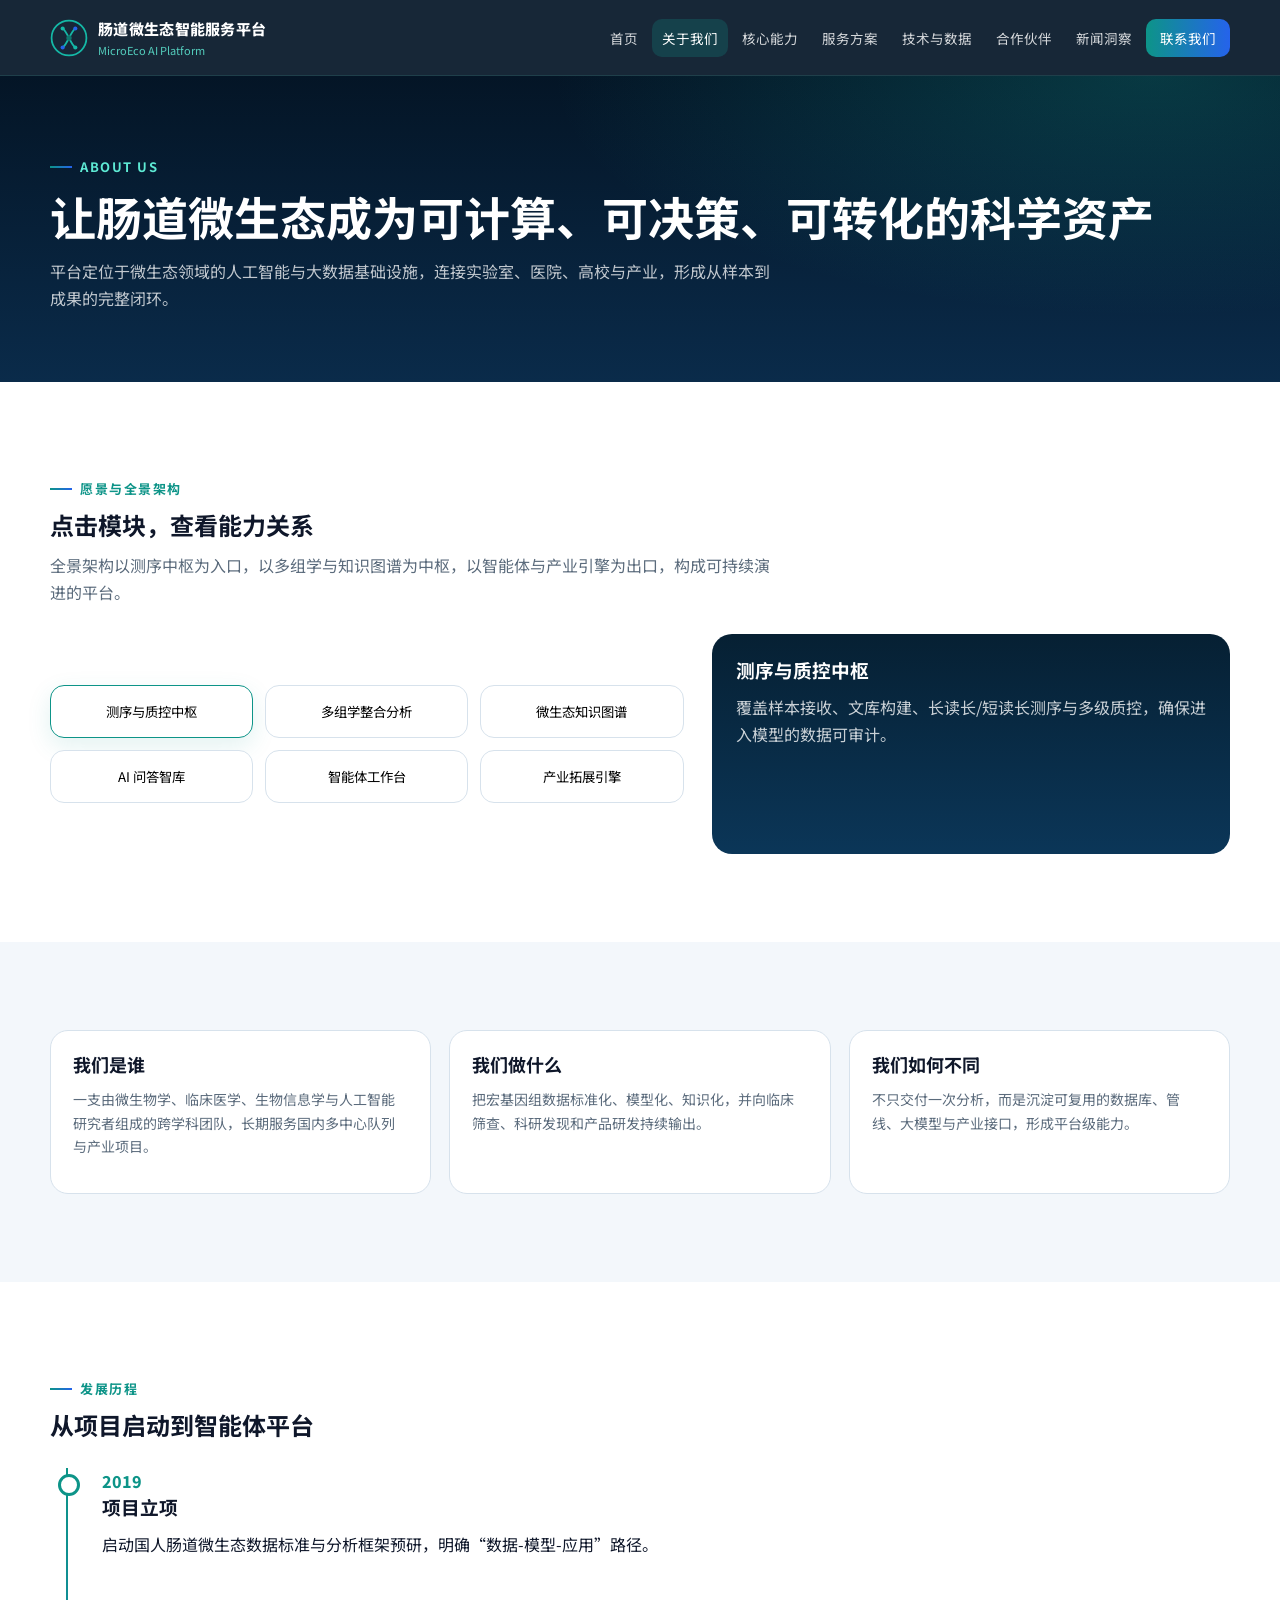
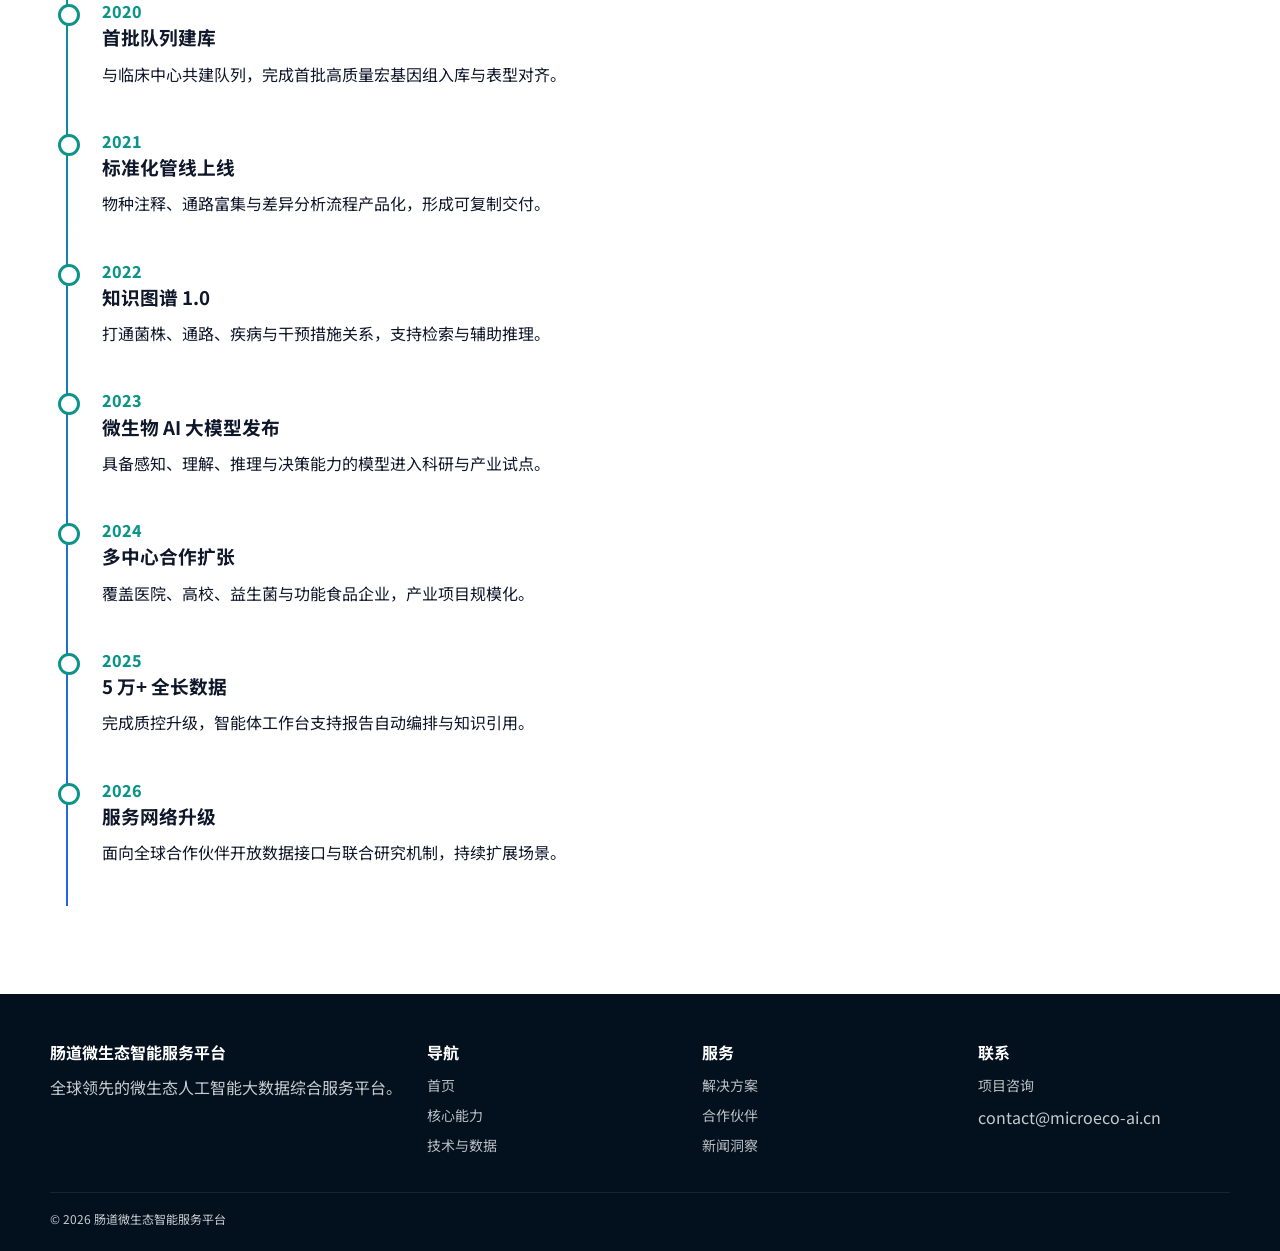
<file: about.html>
<!DOCTYPE html>
<html lang="zh-CN">
<head>
  <meta charset="UTF-8">
  <meta name="viewport" content="width=device-width, initial-scale=1.0">
  <title>关于我们 | 肠道微生态智能服务平台</title>
  <link rel="icon" href="assets/logo.svg">
  <link rel="preconnect" href="https://fonts.googleapis.com">
  <link href="https://fonts.googleapis.com/css2?family=Noto+Sans+SC:wght@400;500;700;800&display=swap" rel="stylesheet">
  <link rel="stylesheet" href="css/style.css">
</head>
<body data-page="about">
  <header class="site-header">
    <div class="container nav">
      <a class="brand" href="index.html">
        <img src="assets/logo.svg" alt="平台标识">
        <span>
          <div class="brand-name">肠道微生态智能服务平台</div>
          <div class="brand-sub">MicroEco AI Platform</div>
        </span>
      </a>
      <button class="nav-toggle" aria-label="打开菜单"><span></span><span></span><span></span></button>
      <nav class="nav-links">
        <a href="index.html" data-page="home">首页</a>
        <a href="about.html" data-page="about">关于我们</a>
        <a href="capabilities.html" data-page="capabilities">核心能力</a>
        <a href="services.html" data-page="services">服务方案</a>
        <a href="technology.html" data-page="technology">技术与数据</a>
        <a href="partnerships.html" data-page="partnerships">合作伙伴</a>
        <a href="news.html" data-page="news">新闻洞察</a>
        <a href="contact.html" data-page="contact" class="nav-cta">联系我们</a>
      </nav>
    </div>
  </header>

  <section class="page-hero">
    <div class="container">
      <div class="eyebrow" style="color:#5eead4">About Us</div>
      <h1>让肠道微生态成为可计算、可决策、可转化的科学资产</h1>
      <p>平台定位于微生态领域的人工智能与大数据基础设施，连接实验室、医院、高校与产业，形成从样本到成果的完整闭环。</p>
    </div>
  </section>

  <section class="section">
    <div class="container">
      <div class="eyebrow">愿景与全景架构</div>
      <h2>点击模块，查看能力关系</h2>
      <p class="lead">全景架构以测序中枢为入口，以多组学与知识图谱为中枢，以智能体与产业引擎为出口，构成可持续演进的平台。</p>
      <div class="arch" style="margin-top:28px">
        <div class="arch-map">
          <div class="arch-row">
            <button class="arch-node active" data-key="seq">测序与质控中枢</button>
            <button class="arch-node" data-key="omics">多组学整合分析</button>
            <button class="arch-node" data-key="kg">微生态知识图谱</button>
          </div>
          <div class="arch-row">
            <button class="arch-node" data-key="qa">AI 问答智库</button>
            <button class="arch-node" data-key="agent">智能体工作台</button>
            <button class="arch-node" data-key="industry">产业拓展引擎</button>
          </div>
        </div>
        <div class="arch-detail" id="archDetail">
          <h3>测序与质控中枢</h3>
          <p>覆盖样本接收、文库构建、长读长/短读长测序与多级质控，确保进入模型的数据可审计。</p>
        </div>
      </div>
    </div>
  </section>

  <section class="section alt">
    <div class="container cards-3">
      <article class="card"><h3>我们是谁</h3><p>一支由微生物学、临床医学、生物信息学与人工智能研究者组成的跨学科团队，长期服务国内多中心队列与产业项目。</p></article>
      <article class="card"><h3>我们做什么</h3><p>把宏基因组数据标准化、模型化、知识化，并向临床筛查、科研发现和产品研发持续输出。</p></article>
      <article class="card"><h3>我们如何不同</h3><p>不只交付一次分析，而是沉淀可复用的数据库、管线、大模型与产业接口，形成平台级能力。</p></article>
    </div>
  </section>

  <section class="section">
    <div class="container">
      <div class="eyebrow">发展历程</div>
      <h2>从项目启动到智能体平台</h2>
      <div class="timeline">
        <div class="tl-item"><div class="tl-year">2019</div><h3>项目立项</h3><p>启动国人肠道微生态数据标准与分析框架预研，明确“数据-模型-应用”路径。</p></div>
        <div class="tl-item"><div class="tl-year">2020</div><h3>首批队列建库</h3><p>与临床中心共建队列，完成首批高质量宏基因组入库与表型对齐。</p></div>
        <div class="tl-item"><div class="tl-year">2021</div><h3>标准化管线上线</h3><p>物种注释、通路富集与差异分析流程产品化，形成可复制交付。</p></div>
        <div class="tl-item"><div class="tl-year">2022</div><h3>知识图谱 1.0</h3><p>打通菌株、通路、疾病与干预措施关系，支持检索与辅助推理。</p></div>
        <div class="tl-item"><div class="tl-year">2023</div><h3>微生物 AI 大模型发布</h3><p>具备感知、理解、推理与决策能力的模型进入科研与产业试点。</p></div>
        <div class="tl-item"><div class="tl-year">2024</div><h3>多中心合作扩张</h3><p>覆盖医院、高校、益生菌与功能食品企业，产业项目规模化。</p></div>
        <div class="tl-item"><div class="tl-year">2025</div><h3>5 万+ 全长数据</h3><p>完成质控升级，智能体工作台支持报告自动编排与知识引用。</p></div>
        <div class="tl-item"><div class="tl-year">2026</div><h3>服务网络升级</h3><p>面向全球合作伙伴开放数据接口与联合研究机制，持续扩展场景。</p></div>
      </div>
    </div>
  </section>

  <footer class="site-footer">
    <div class="container footer-grid">
      <div>
        <h4>肠道微生态智能服务平台</h4>
        <p>全球领先的微生态人工智能大数据综合服务平台。</p>
      </div>
      <div><h4>导航</h4><a href="index.html">首页</a><a href="capabilities.html">核心能力</a><a href="technology.html">技术与数据</a></div>
      <div><h4>服务</h4><a href="services.html">解决方案</a><a href="partnerships.html">合作伙伴</a><a href="news.html">新闻洞察</a></div>
      <div><h4>联系</h4><a href="contact.html">项目咨询</a><p>contact@microeco-ai.cn</p></div>
    </div>
    <div class="container copy">© 2026 肠道微生态智能服务平台</div>
  </footer>
  <script src="js/main.js"></script>
</body>
</html>
</file>
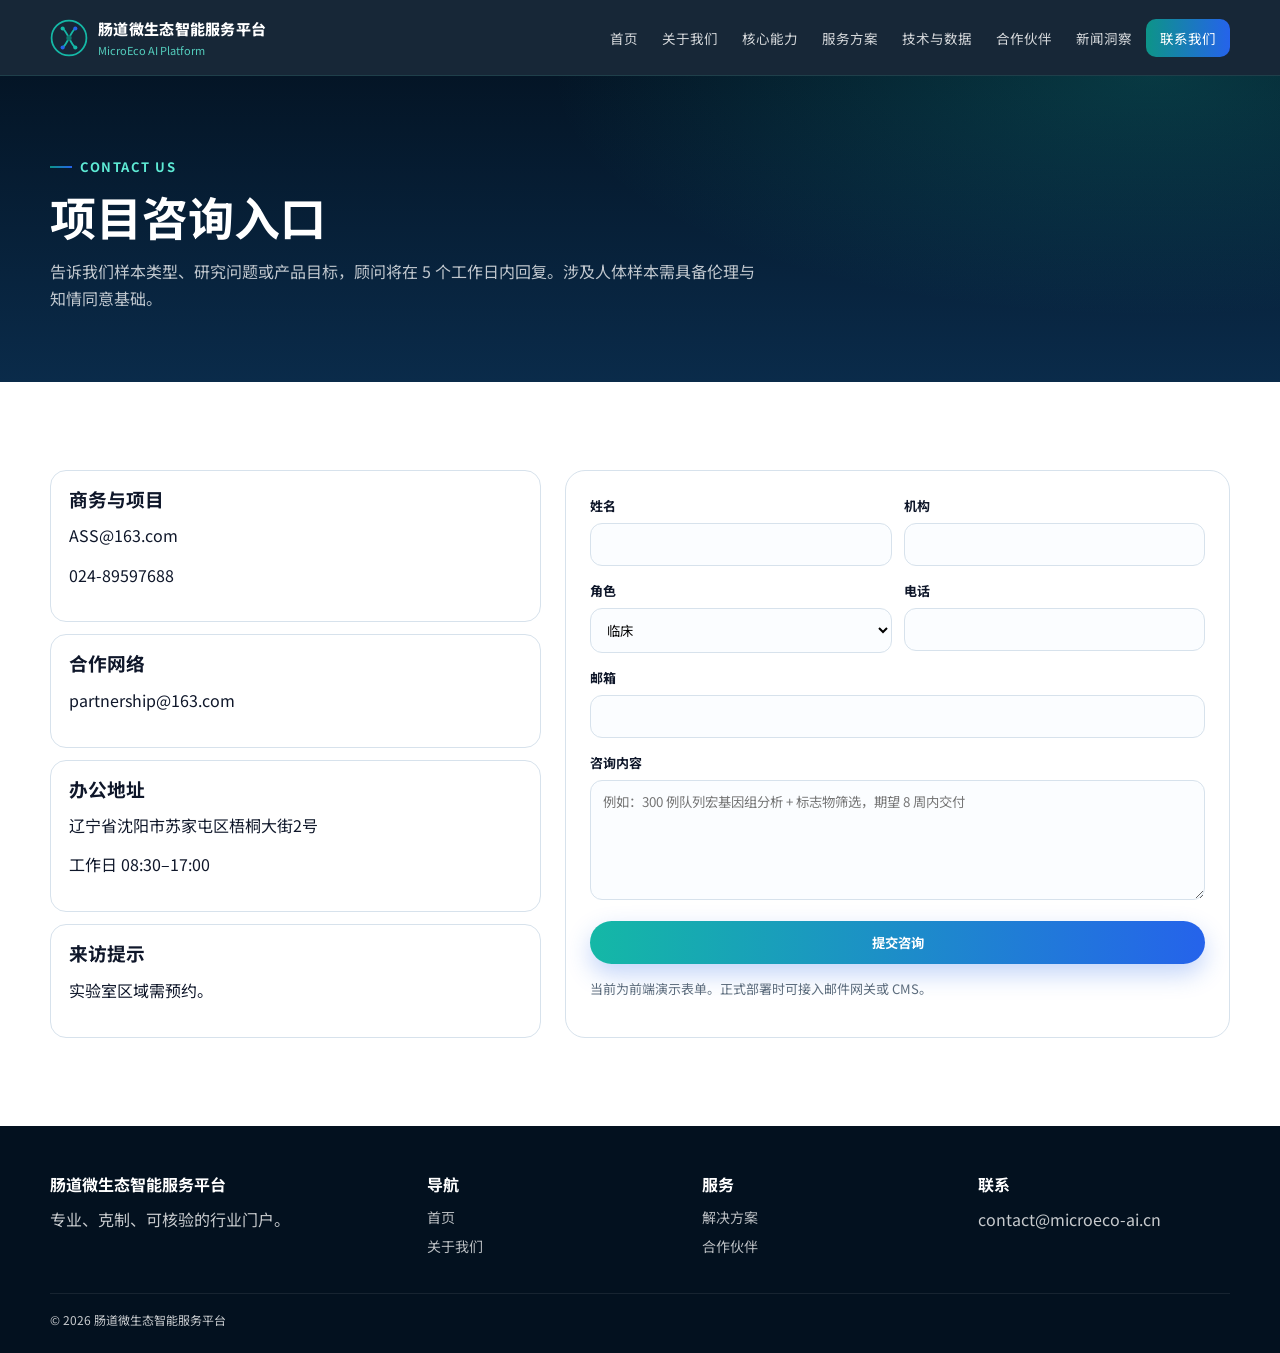
<file: contact.html>
<!DOCTYPE html>
<html lang="zh-CN">
<head>
  <meta charset="UTF-8">
  <meta name="viewport" content="width=device-width, initial-scale=1.0">
  <title>联系我们 | 肠道微生态智能服务平台</title>
  <link rel="icon" href="assets/logo.svg">
  <link rel="preconnect" href="https://fonts.googleapis.com">
  <link href="https://fonts.googleapis.com/css2?family=Noto+Sans+SC:wght@400;500;700;800&display=swap" rel="stylesheet">
  <link rel="stylesheet" href="css/style.css">
</head>
<body data-page="contact">
  <header class="site-header">
    <div class="container nav">
      <a class="brand" href="index.html">
        <img src="assets/logo.svg" alt="平台标识">
        <span>
          <div class="brand-name">肠道微生态智能服务平台</div>
          <div class="brand-sub">MicroEco AI Platform</div>
        </span>
      </a>
      <button class="nav-toggle" aria-label="打开菜单"><span></span><span></span><span></span></button>
      <nav class="nav-links">
        <a href="index.html" data-page="home">首页</a>
        <a href="about.html" data-page="about">关于我们</a>
        <a href="capabilities.html" data-page="capabilities">核心能力</a>
        <a href="services.html" data-page="services">服务方案</a>
        <a href="technology.html" data-page="technology">技术与数据</a>
        <a href="partnerships.html" data-page="partnerships">合作伙伴</a>
        <a href="news.html" data-page="news">新闻洞察</a>
        <a href="contact.html" data-page="contact" class="nav-cta">联系我们</a>
      </nav>
    </div>
  </header>

  <section class="page-hero">
    <div class="container">
      <div class="eyebrow" style="color:#5eead4">Contact Us</div>
      <h1>项目咨询入口</h1>
      <p>告诉我们样本类型、研究问题或产品目标，顾问将在 5 个工作日内回复。涉及人体样本需具备伦理与知情同意基础。</p>
    </div>
  </section>

  <section class="section">
    <div class="container contact-grid">
      <div class="info-list">
        <div class="info-item"><h3>商务与项目</h3><p>ASS@163.com</p><p>024-89597688</p></div>
        <div class="info-item"><h3>合作网络</h3><p>partnership@163.com</p></div>
        <div class="info-item"><h3>办公地址</h3><p>辽宁省沈阳市苏家屯区梧桐大街2号</p><p>工作日 08:30–17:00</p></div>
        <div class="info-item"><h3>来访提示</h3><p>实验室区域需预约。</p></div>
      </div>
      <form class="form" data-fake>
        <div class="form-row">
          <div><label>姓名</label><input name="name" required></div>
          <div><label>机构</label><input name="org" required></div>
        </div>
        <div class="form-row">
          <div><label>角色</label>
            <select name="role">
              <option>临床</option>
              <option>科研</option>
              <option>企业</option>
              <option>大健康</option>
            </select>
          </div>
          <div><label>电话</label><input name="phone" required></div>
        </div>
        <div><label>邮箱</label><input type="email" name="email" required></div>
        <div><label>咨询内容</label><textarea name="msg" required placeholder="例如：300 例队列宏基因组分析 + 标志物筛选，期望 8 周内交付"></textarea></div>
        <button class="btn btn-primary" type="submit">提交咨询</button>
        <p class="form-note">当前为前端演示表单。正式部署时可接入邮件网关或 CMS。</p>
      </form>
    </div>
  </section>

  <div class="toast" id="toast"></div>
  <footer class="site-footer">
    <div class="container footer-grid">
      <div><h4>肠道微生态智能服务平台</h4><p>专业、克制、可核验的行业门户。</p></div>
      <div><h4>导航</h4><a href="index.html">首页</a><a href="about.html">关于我们</a></div>
      <div><h4>服务</h4><a href="services.html">解决方案</a><a href="partnerships.html">合作伙伴</a></div>
      <div><h4>联系</h4><p>contact@microeco-ai.cn</p></div>
    </div>
    <div class="container copy">© 2026 肠道微生态智能服务平台</div>
  </footer>
  <script src="js/main.js"></script>
</body>
</html>
</file>
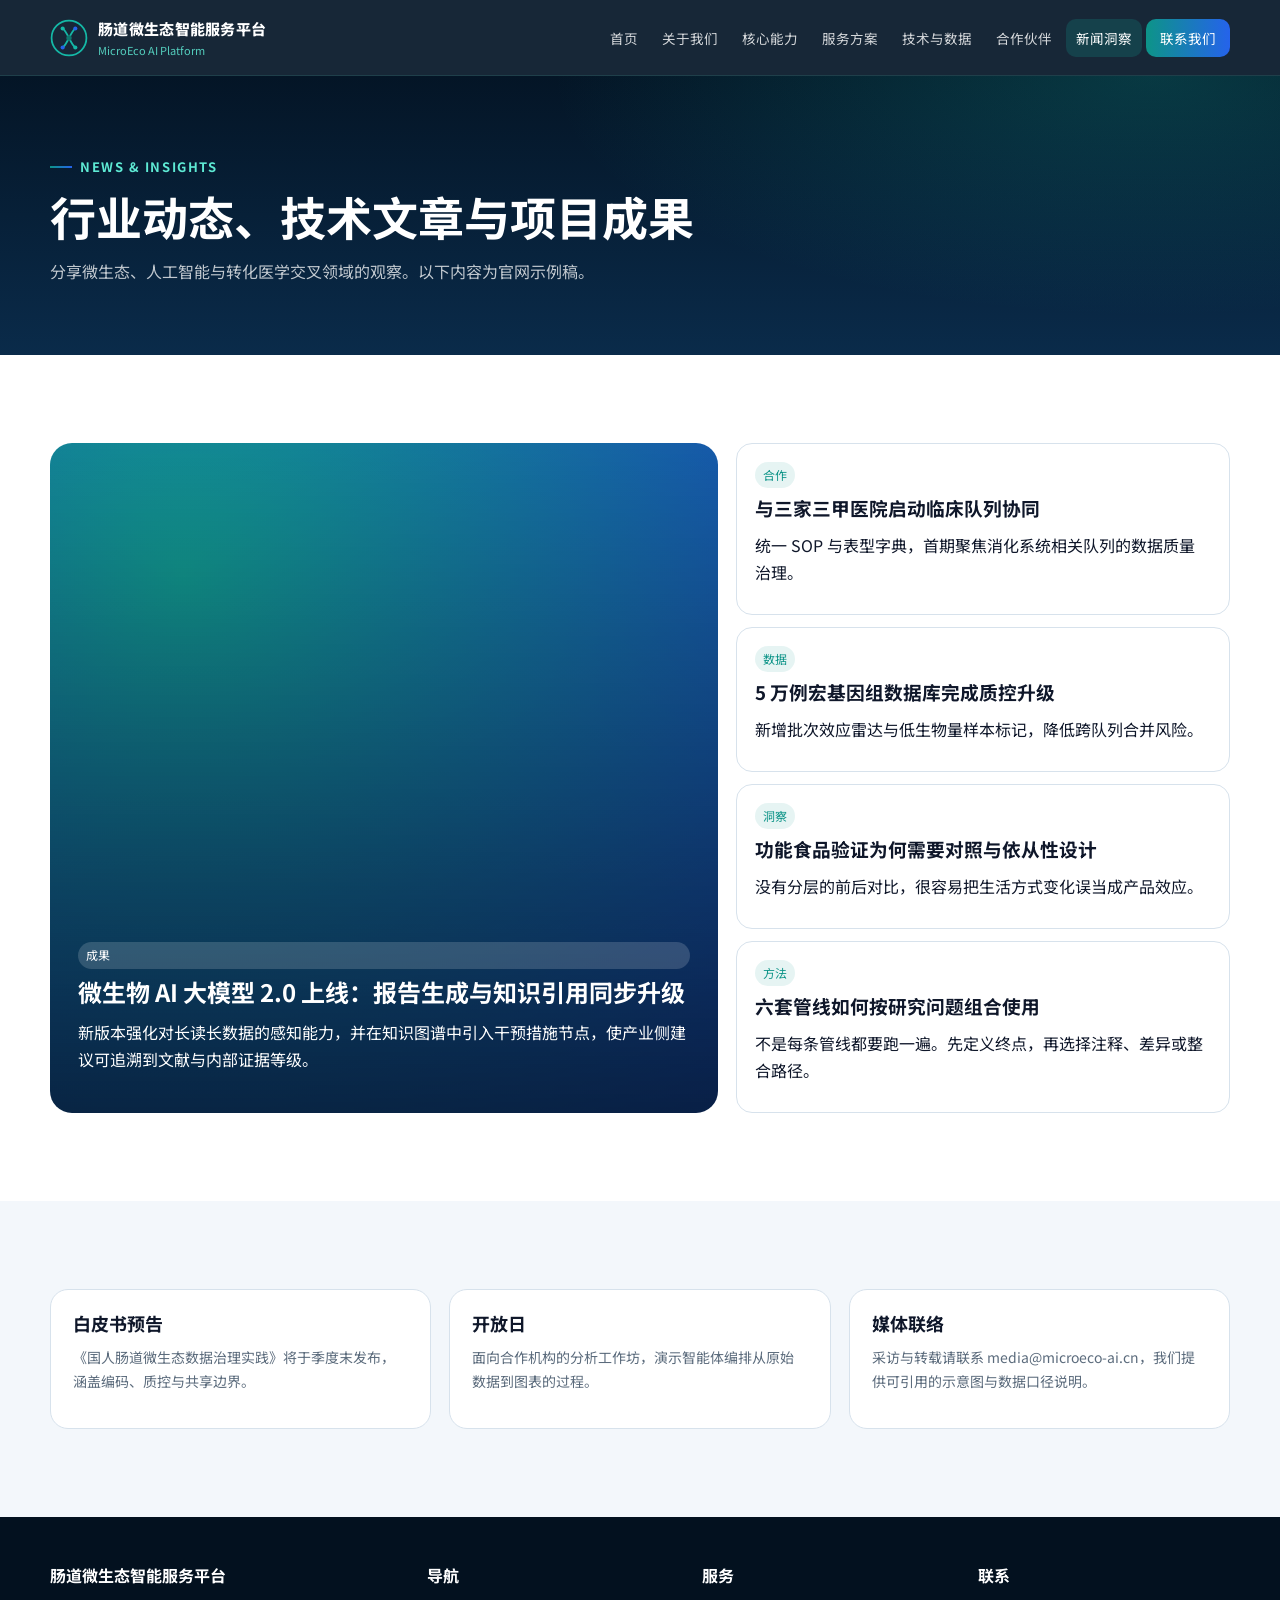
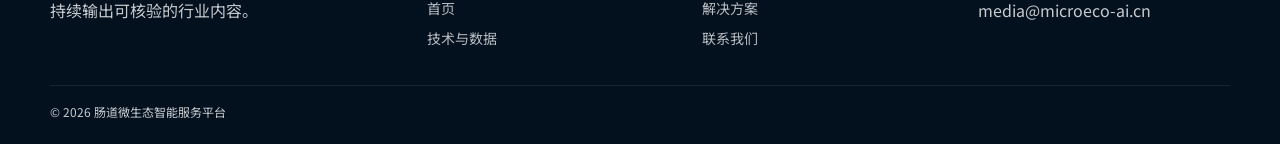
<file: news.html>
<!DOCTYPE html>
<html lang="zh-CN">
<head>
  <meta charset="UTF-8">
  <meta name="viewport" content="width=device-width, initial-scale=1.0">
  <title>新闻与洞察 | 肠道微生态智能服务平台</title>
  <link rel="icon" href="assets/logo.svg">
  <link rel="preconnect" href="https://fonts.googleapis.com">
  <link href="https://fonts.googleapis.com/css2?family=Noto+Sans+SC:wght@400;500;700;800&display=swap" rel="stylesheet">
  <link rel="stylesheet" href="css/style.css">
</head>
<body data-page="news">
  <header class="site-header">
    <div class="container nav">
      <a class="brand" href="index.html">
        <img src="assets/logo.svg" alt="平台标识">
        <span>
          <div class="brand-name">肠道微生态智能服务平台</div>
          <div class="brand-sub">MicroEco AI Platform</div>
        </span>
      </a>
      <button class="nav-toggle" aria-label="打开菜单"><span></span><span></span><span></span></button>
      <nav class="nav-links">
        <a href="index.html" data-page="home">首页</a>
        <a href="about.html" data-page="about">关于我们</a>
        <a href="capabilities.html" data-page="capabilities">核心能力</a>
        <a href="services.html" data-page="services">服务方案</a>
        <a href="technology.html" data-page="technology">技术与数据</a>
        <a href="partnerships.html" data-page="partnerships">合作伙伴</a>
        <a href="news.html" data-page="news">新闻洞察</a>
        <a href="contact.html" data-page="contact" class="nav-cta">联系我们</a>
      </nav>
    </div>
  </header>

  <section class="page-hero">
    <div class="container">
      <div class="eyebrow" style="color:#5eead4">News & Insights</div>
      <h1>行业动态、技术文章与项目成果</h1>
      <p>分享微生态、人工智能与转化医学交叉领域的观察。以下内容为官网示例稿。</p>
    </div>
  </section>

  <section class="section">
    <div class="container news-grid">
      <article class="news-feature">
        <span class="tag" style="background:rgba(255,255,255,.16);color:#fff">成果</span>
        <h2>微生物 AI 大模型 2.0 上线：报告生成与知识引用同步升级</h2>
        <p>新版本强化对长读长数据的感知能力，并在知识图谱中引入干预措施节点，使产业侧建议可追溯到文献与内部证据等级。</p>
      </article>
      <div class="news-list">
        <article class="news-item"><span class="tag">合作</span><h3>与三家三甲医院启动临床队列协同</h3><p>统一 SOP 与表型字典，首期聚焦消化系统相关队列的数据质量治理。</p></article>
        <article class="news-item"><span class="tag">数据</span><h3>5 万例宏基因组数据库完成质控升级</h3><p>新增批次效应雷达与低生物量样本标记，降低跨队列合并风险。</p></article>
        <article class="news-item"><span class="tag">洞察</span><h3>功能食品验证为何需要对照与依从性设计</h3><p>没有分层的前后对比，很容易把生活方式变化误当成产品效应。</p></article>
        <article class="news-item"><span class="tag">方法</span><h3>六套管线如何按研究问题组合使用</h3><p>不是每条管线都要跑一遍。先定义终点，再选择注释、差异或整合路径。</p></article>
      </div>
    </div>
  </section>

  <section class="section alt">
    <div class="container cards-3">
      <article class="card"><h3>白皮书预告</h3><p>《国人肠道微生态数据治理实践》将于季度末发布，涵盖编码、质控与共享边界。</p></article>
      <article class="card"><h3>开放日</h3><p>面向合作机构的分析工作坊，演示智能体编排从原始数据到图表的过程。</p></article>
      <article class="card"><h3>媒体联络</h3><p>采访与转载请联系 media@microeco-ai.cn，我们提供可引用的示意图与数据口径说明。</p></article>
    </div>
  </section>

  <footer class="site-footer">
    <div class="container footer-grid">
      <div><h4>肠道微生态智能服务平台</h4><p>持续输出可核验的行业内容。</p></div>
      <div><h4>导航</h4><a href="index.html">首页</a><a href="technology.html">技术与数据</a></div>
      <div><h4>服务</h4><a href="services.html">解决方案</a><a href="contact.html">联系我们</a></div>
      <div><h4>联系</h4><p>media@microeco-ai.cn</p></div>
    </div>
    <div class="container copy">© 2026 肠道微生态智能服务平台</div>
  </footer>
  <script src="js/main.js"></script>
</body>
</html>
</file>
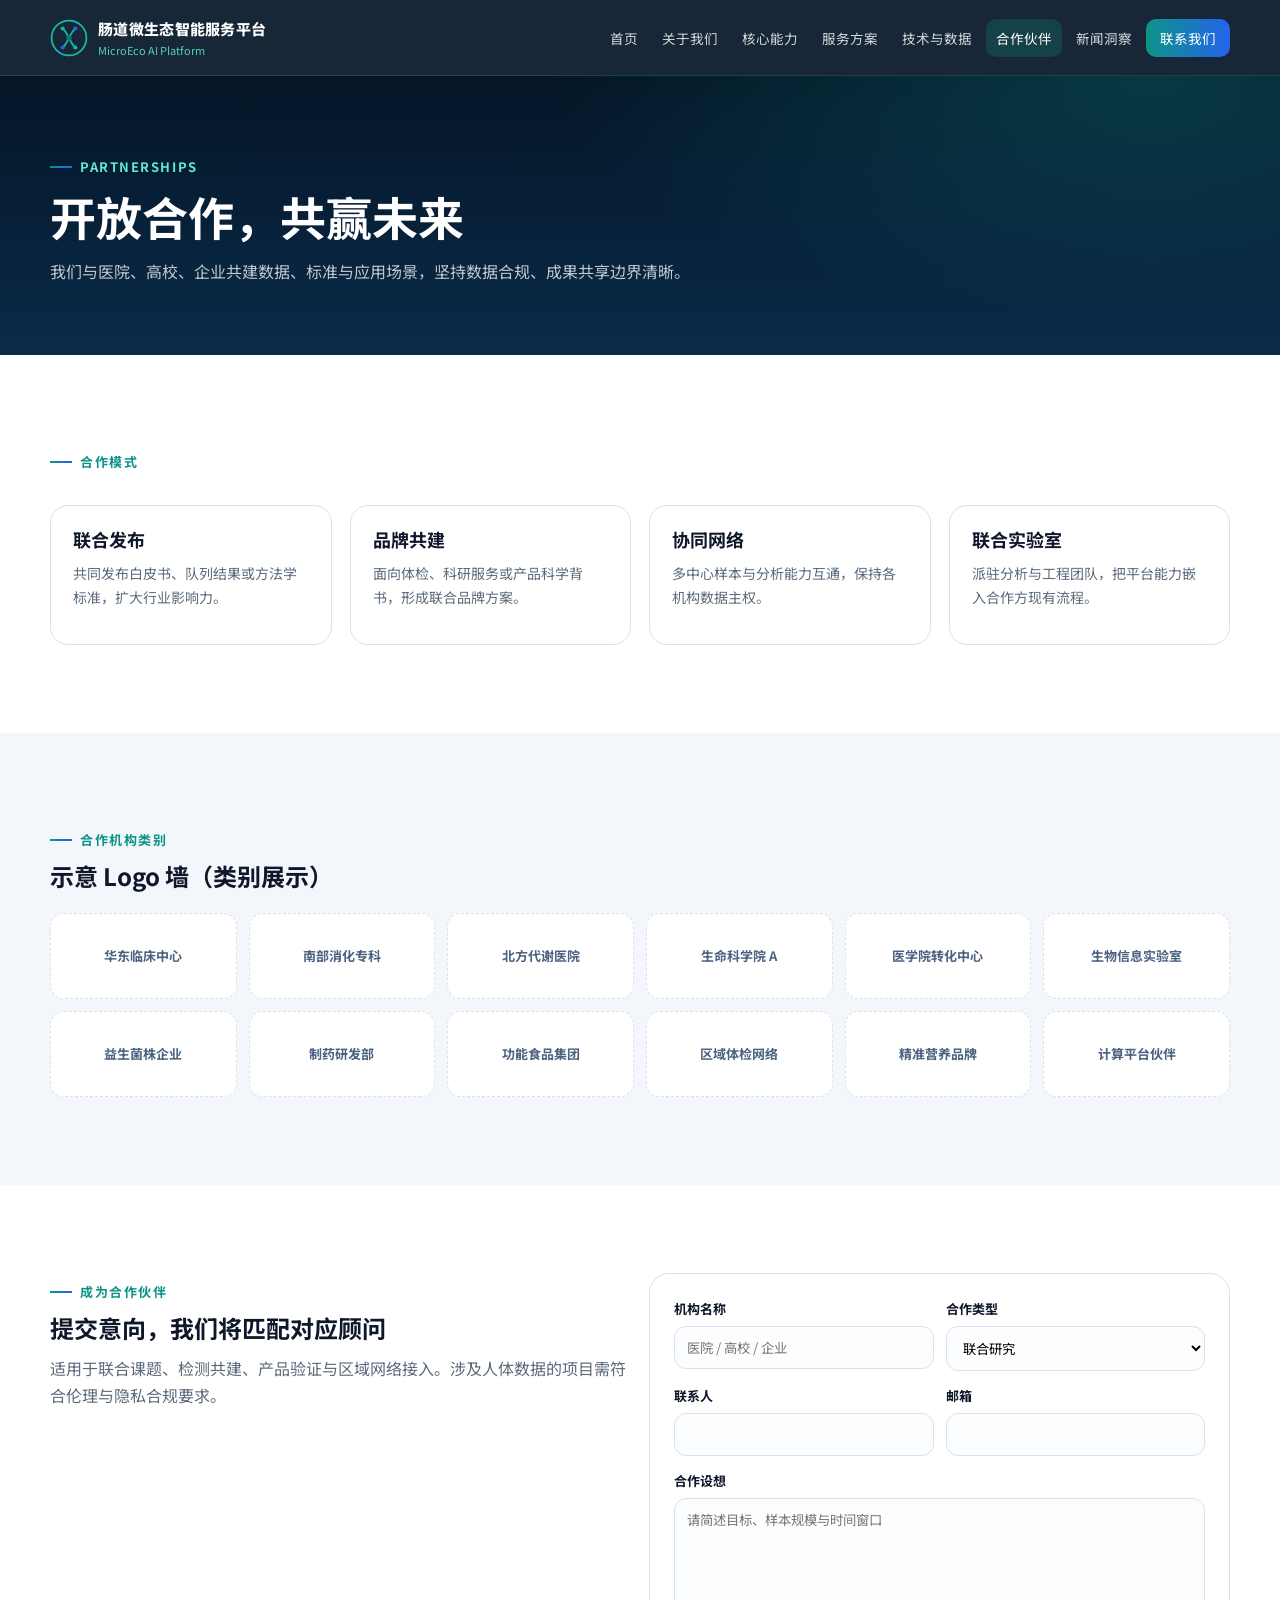
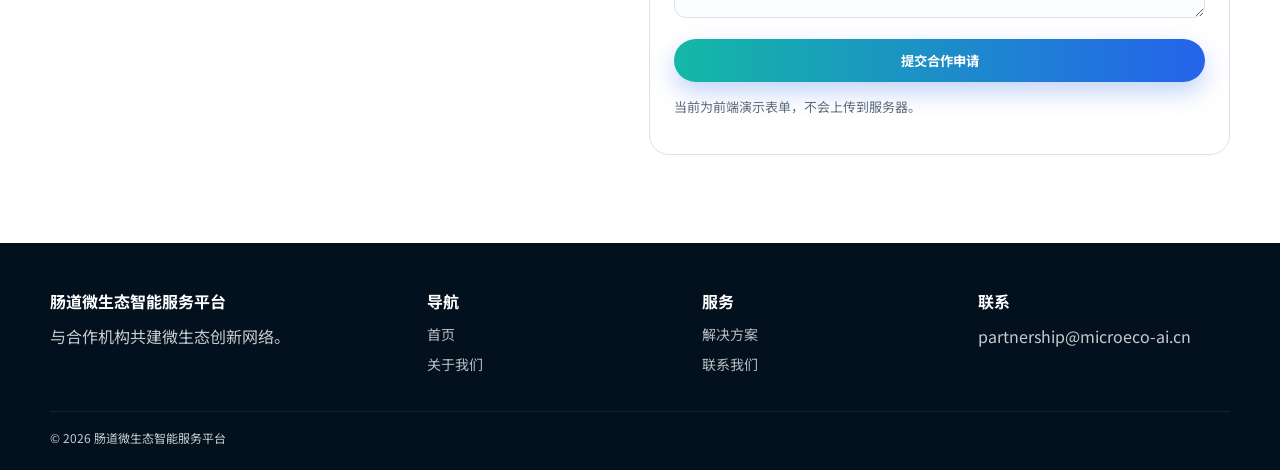
<file: partnerships.html>
<!DOCTYPE html>
<html lang="zh-CN">
<head>
  <meta charset="UTF-8">
  <meta name="viewport" content="width=device-width, initial-scale=1.0">
  <title>合作与伙伴 | 肠道微生态智能服务平台</title>
  <link rel="icon" href="assets/logo.svg">
  <link rel="preconnect" href="https://fonts.googleapis.com">
  <link href="https://fonts.googleapis.com/css2?family=Noto+Sans+SC:wght@400;500;700;800&display=swap" rel="stylesheet">
  <link rel="stylesheet" href="css/style.css">
</head>
<body data-page="partnerships">
  <header class="site-header">
    <div class="container nav">
      <a class="brand" href="index.html">
        <img src="assets/logo.svg" alt="平台标识">
        <span>
          <div class="brand-name">肠道微生态智能服务平台</div>
          <div class="brand-sub">MicroEco AI Platform</div>
        </span>
      </a>
      <button class="nav-toggle" aria-label="打开菜单"><span></span><span></span><span></span></button>
      <nav class="nav-links">
        <a href="index.html" data-page="home">首页</a>
        <a href="about.html" data-page="about">关于我们</a>
        <a href="capabilities.html" data-page="capabilities">核心能力</a>
        <a href="services.html" data-page="services">服务方案</a>
        <a href="technology.html" data-page="technology">技术与数据</a>
        <a href="partnerships.html" data-page="partnerships">合作伙伴</a>
        <a href="news.html" data-page="news">新闻洞察</a>
        <a href="contact.html" data-page="contact" class="nav-cta">联系我们</a>
      </nav>
    </div>
  </header>

  <section class="page-hero">
    <div class="container">
      <div class="eyebrow" style="color:#5eead4">Partnerships</div>
      <h1>开放合作，共赢未来</h1>
      <p>我们与医院、高校、企业共建数据、标准与应用场景，坚持数据合规、成果共享边界清晰。</p>
    </div>
  </section>

  <section class="section">
    <div class="container">
      <div class="eyebrow">合作模式</div>
      <div class="cards-4" style="margin-top:22px">
        <article class="card"><h3>联合发布</h3><p>共同发布白皮书、队列结果或方法学标准，扩大行业影响力。</p></article>
        <article class="card"><h3>品牌共建</h3><p>面向体检、科研服务或产品科学背书，形成联合品牌方案。</p></article>
        <article class="card"><h3>协同网络</h3><p>多中心样本与分析能力互通，保持各机构数据主权。</p></article>
        <article class="card"><h3>联合实验室</h3><p>派驻分析与工程团队，把平台能力嵌入合作方现有流程。</p></article>
      </div>
    </div>
  </section>

  <section class="section alt">
    <div class="container">
      <div class="eyebrow">合作机构类别</div>
      <h2>示意 Logo 墙（类别展示）</h2>
      <div class="logo-wall" style="margin-top:22px">
        <div class="logo-tile">华东临床中心</div>
        <div class="logo-tile">南部消化专科</div>
        <div class="logo-tile">北方代谢医院</div>
        <div class="logo-tile">生命科学院 A</div>
        <div class="logo-tile">医学院转化中心</div>
        <div class="logo-tile">生物信息实验室</div>
        <div class="logo-tile">益生菌株企业</div>
        <div class="logo-tile">制药研发部</div>
        <div class="logo-tile">功能食品集团</div>
        <div class="logo-tile">区域体检网络</div>
        <div class="logo-tile">精准营养品牌</div>
        <div class="logo-tile">计算平台伙伴</div>
      </div>
    </div>
  </section>

  <section class="section">
    <div class="container cards-2">
      <div>
        <div class="eyebrow">成为合作伙伴</div>
        <h2>提交意向，我们将匹配对应顾问</h2>
        <p class="lead">适用于联合课题、检测共建、产品验证与区域网络接入。涉及人体数据的项目需符合伦理与隐私合规要求。</p>
      </div>
      <form class="form" data-fake>
        <div class="form-row">
          <div><label>机构名称</label><input name="org" required placeholder="医院 / 高校 / 企业"></div>
          <div><label>合作类型</label>
            <select name="type">
              <option>联合研究</option>
              <option>品牌共建</option>
              <option>产业验证</option>
              <option>网络接入</option>
            </select>
          </div>
        </div>
        <div class="form-row">
          <div><label>联系人</label><input name="name" required></div>
          <div><label>邮箱</label><input type="email" name="email" required></div>
        </div>
        <div><label>合作设想</label><textarea name="msg" placeholder="请简述目标、样本规模与时间窗口"></textarea></div>
        <button class="btn btn-primary" type="submit">提交合作申请</button>
        <p class="form-note">当前为前端演示表单，不会上传到服务器。</p>
      </form>
    </div>
  </section>

  <div class="toast" id="toast"></div>
  <footer class="site-footer">
    <div class="container footer-grid">
      <div><h4>肠道微生态智能服务平台</h4><p>与合作机构共建微生态创新网络。</p></div>
      <div><h4>导航</h4><a href="index.html">首页</a><a href="about.html">关于我们</a></div>
      <div><h4>服务</h4><a href="services.html">解决方案</a><a href="contact.html">联系我们</a></div>
      <div><h4>联系</h4><p>partnership@microeco-ai.cn</p></div>
    </div>
    <div class="container copy">© 2026 肠道微生态智能服务平台</div>
  </footer>
  <script src="js/main.js"></script>
</body>
</html>
</file>
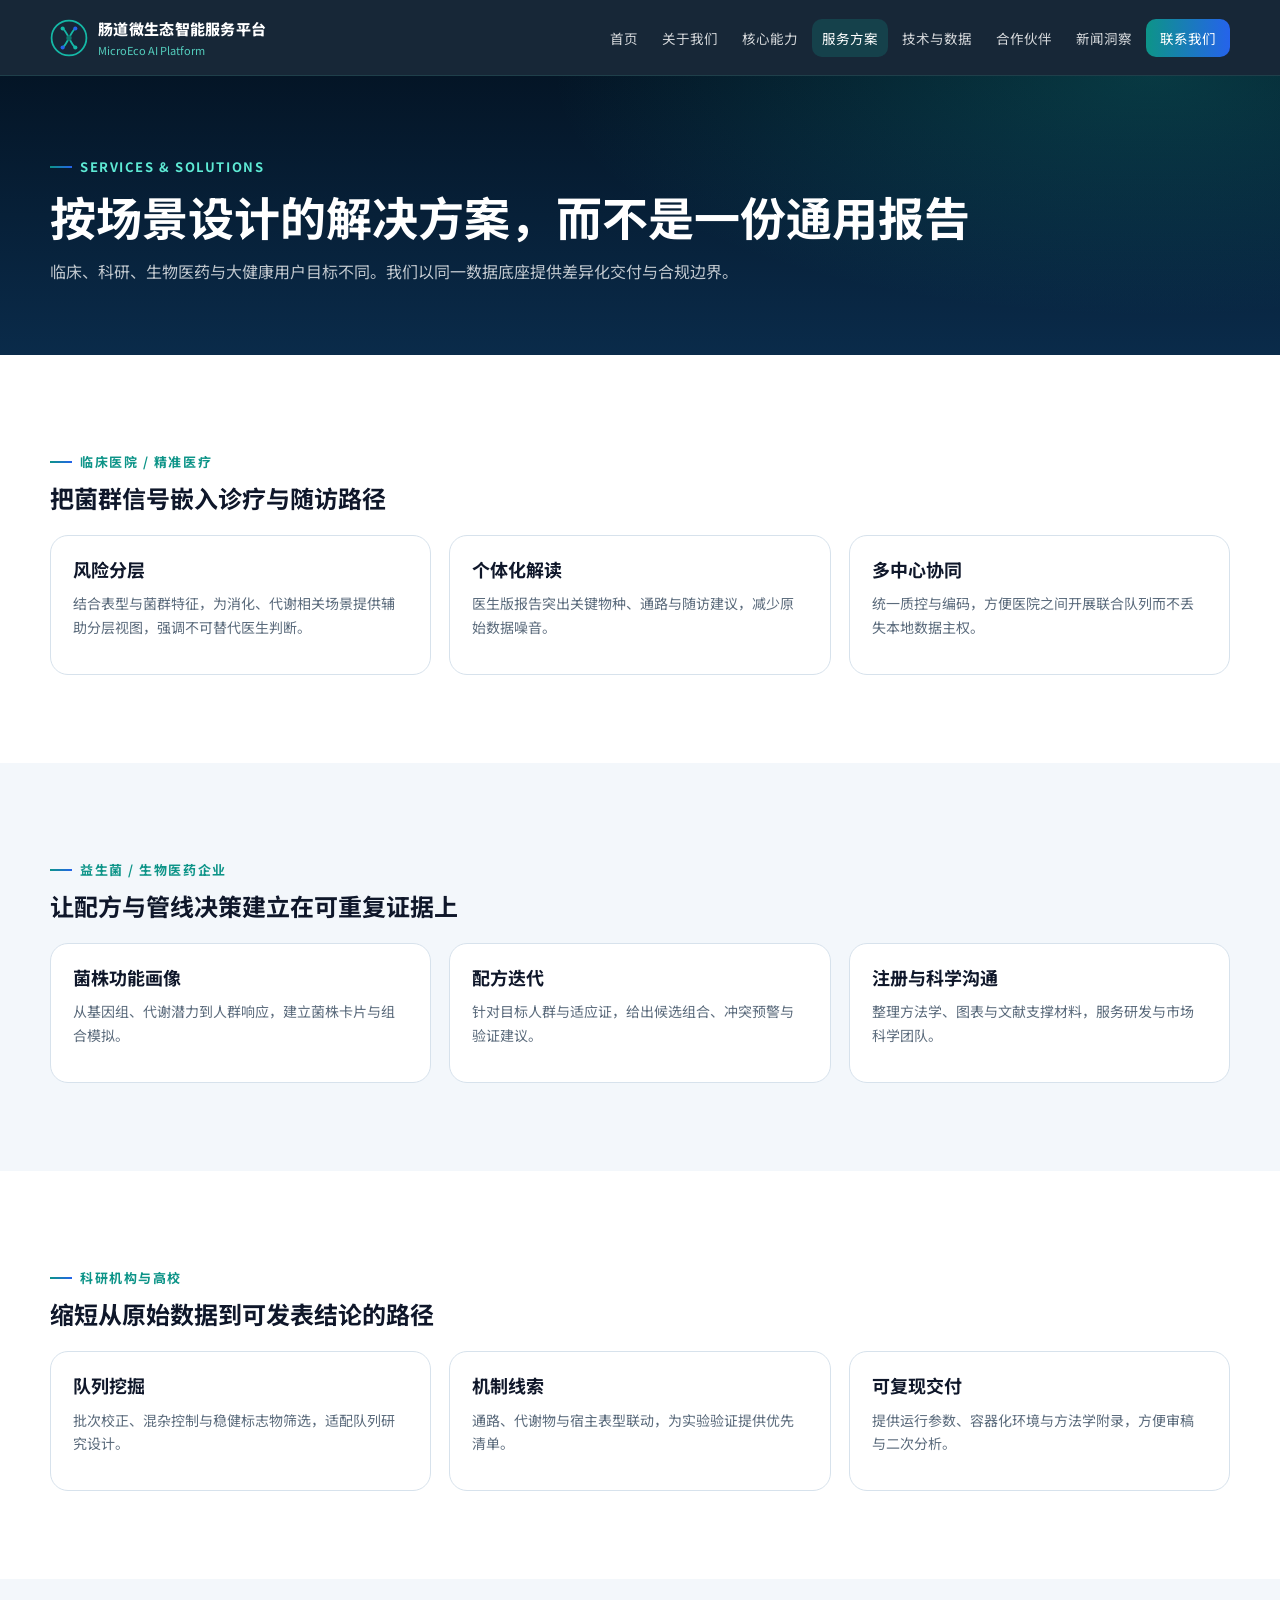
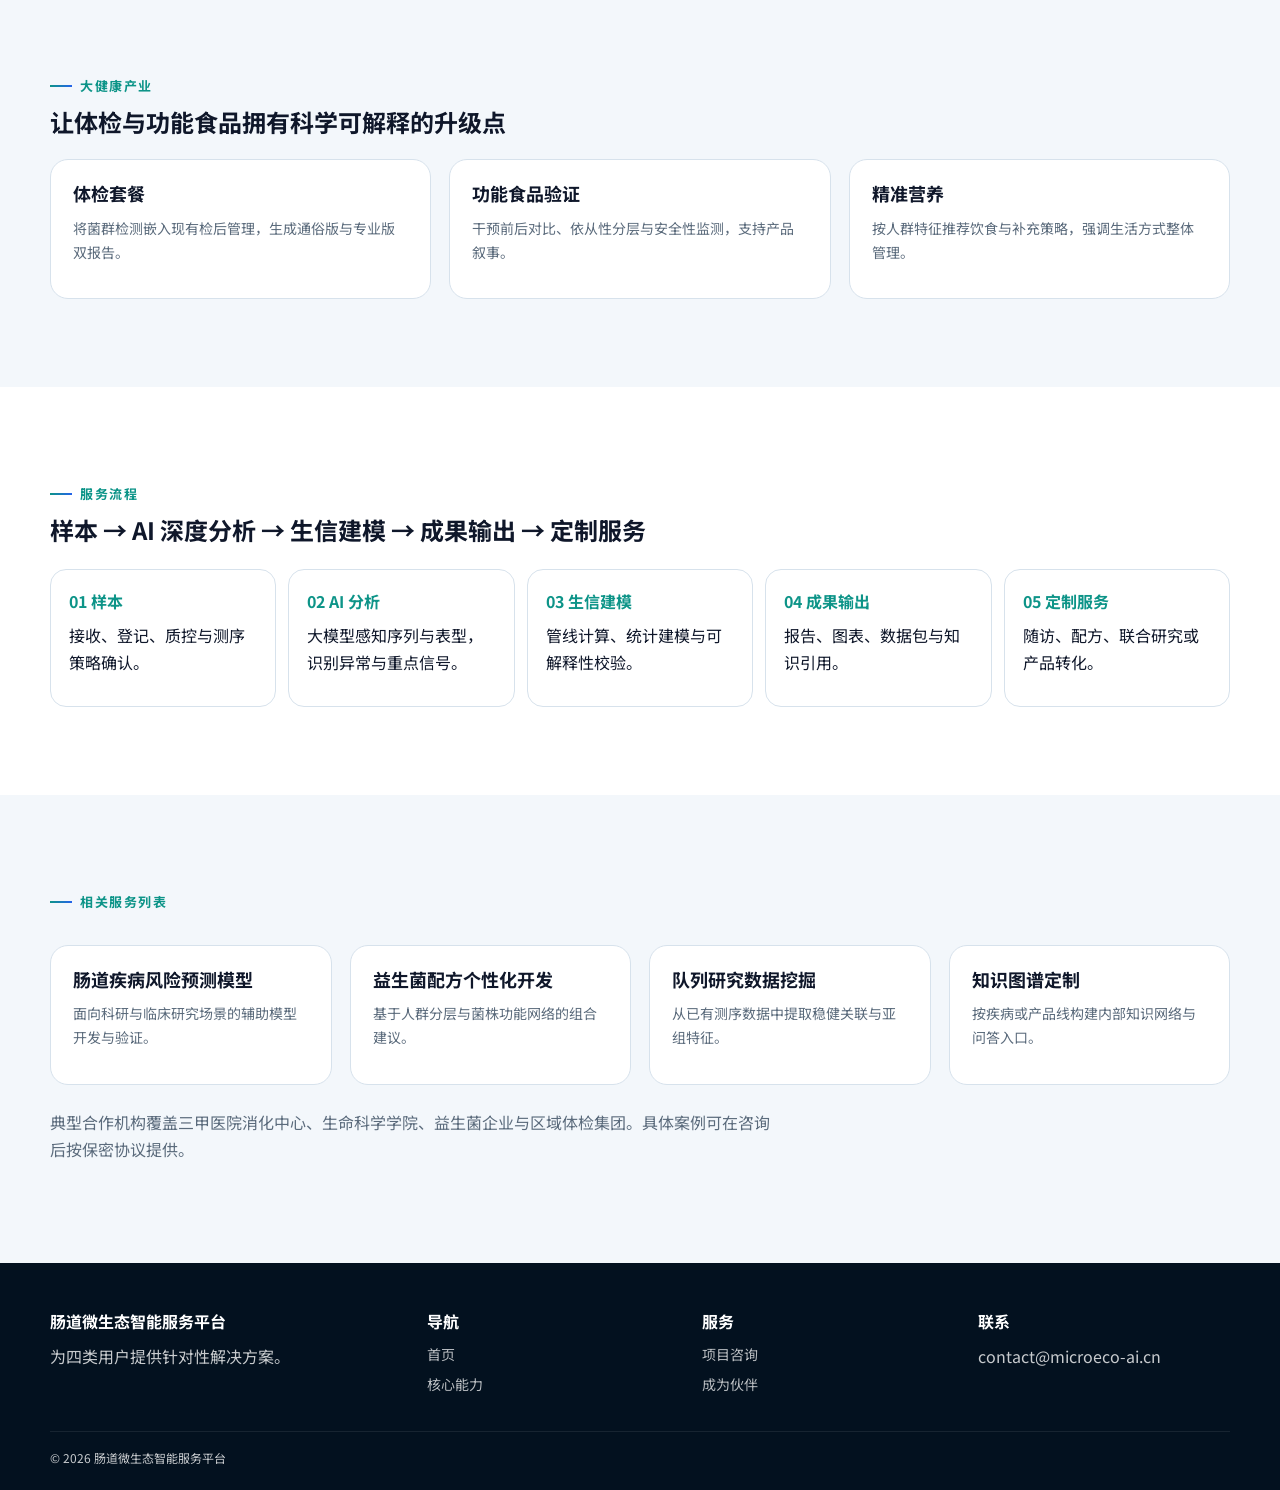
<file: services.html>
<!DOCTYPE html>
<html lang="zh-CN">
<head>
  <meta charset="UTF-8">
  <meta name="viewport" content="width=device-width, initial-scale=1.0">
  <title>服务与解决方案 | 肠道微生态智能服务平台</title>
  <link rel="icon" href="assets/logo.svg">
  <link rel="preconnect" href="https://fonts.googleapis.com">
  <link href="https://fonts.googleapis.com/css2?family=Noto+Sans+SC:wght@400;500;700;800&display=swap" rel="stylesheet">
  <link rel="stylesheet" href="css/style.css">
</head>
<body data-page="services">
  <header class="site-header">
    <div class="container nav">
      <a class="brand" href="index.html">
        <img src="assets/logo.svg" alt="平台标识">
        <span>
          <div class="brand-name">肠道微生态智能服务平台</div>
          <div class="brand-sub">MicroEco AI Platform</div>
        </span>
      </a>
      <button class="nav-toggle" aria-label="打开菜单"><span></span><span></span><span></span></button>
      <nav class="nav-links">
        <a href="index.html" data-page="home">首页</a>
        <a href="about.html" data-page="about">关于我们</a>
        <a href="capabilities.html" data-page="capabilities">核心能力</a>
        <a href="services.html" data-page="services">服务方案</a>
        <a href="technology.html" data-page="technology">技术与数据</a>
        <a href="partnerships.html" data-page="partnerships">合作伙伴</a>
        <a href="news.html" data-page="news">新闻洞察</a>
        <a href="contact.html" data-page="contact" class="nav-cta">联系我们</a>
      </nav>
    </div>
  </header>

  <section class="page-hero">
    <div class="container">
      <div class="eyebrow" style="color:#5eead4">Services & Solutions</div>
      <h1>按场景设计的解决方案，而不是一份通用报告</h1>
      <p>临床、科研、生物医药与大健康用户目标不同。我们以同一数据底座提供差异化交付与合规边界。</p>
    </div>
  </section>

  <section class="section" id="clinical">
    <div class="container">
      <div class="eyebrow">临床医院 / 精准医疗</div>
      <h2>把菌群信号嵌入诊疗与随访路径</h2>
      <div class="cards-3" style="margin-top:22px">
        <article class="card"><h3>风险分层</h3><p>结合表型与菌群特征，为消化、代谢相关场景提供辅助分层视图，强调不可替代医生判断。</p></article>
        <article class="card"><h3>个体化解读</h3><p>医生版报告突出关键物种、通路与随访建议，减少原始数据噪音。</p></article>
        <article class="card"><h3>多中心协同</h3><p>统一质控与编码，方便医院之间开展联合队列而不丢失本地数据主权。</p></article>
      </div>
    </div>
  </section>

  <section class="section alt" id="pharma">
    <div class="container">
      <div class="eyebrow">益生菌 / 生物医药企业</div>
      <h2>让配方与管线决策建立在可重复证据上</h2>
      <div class="cards-3" style="margin-top:22px">
        <article class="card"><h3>菌株功能画像</h3><p>从基因组、代谢潜力到人群响应，建立菌株卡片与组合模拟。</p></article>
        <article class="card"><h3>配方迭代</h3><p>针对目标人群与适应证，给出候选组合、冲突预警与验证建议。</p></article>
        <article class="card"><h3>注册与科学沟通</h3><p>整理方法学、图表与文献支撑材料，服务研发与市场科学团队。</p></article>
      </div>
    </div>
  </section>

  <section class="section" id="research">
    <div class="container">
      <div class="eyebrow">科研机构与高校</div>
      <h2>缩短从原始数据到可发表结论的路径</h2>
      <div class="cards-3" style="margin-top:22px">
        <article class="card"><h3>队列挖掘</h3><p>批次校正、混杂控制与稳健标志物筛选，适配队列研究设计。</p></article>
        <article class="card"><h3>机制线索</h3><p>通路、代谢物与宿主表型联动，为实验验证提供优先清单。</p></article>
        <article class="card"><h3>可复现交付</h3><p>提供运行参数、容器化环境与方法学附录，方便审稿与二次分析。</p></article>
      </div>
    </div>
  </section>

  <section class="section alt" id="health">
    <div class="container">
      <div class="eyebrow">大健康产业</div>
      <h2>让体检与功能食品拥有科学可解释的升级点</h2>
      <div class="cards-3" style="margin-top:22px">
        <article class="card"><h3>体检套餐</h3><p>将菌群检测嵌入现有检后管理，生成通俗版与专业版双报告。</p></article>
        <article class="card"><h3>功能食品验证</h3><p>干预前后对比、依从性分层与安全性监测，支持产品叙事。</p></article>
        <article class="card"><h3>精准营养</h3><p>按人群特征推荐饮食与补充策略，强调生活方式整体管理。</p></article>
      </div>
    </div>
  </section>

  <section class="section">
    <div class="container">
      <div class="eyebrow">服务流程</div>
      <h2>样本 → AI 深度分析 → 生信建模 → 成果输出 → 定制服务</h2>
      <div class="flow" style="margin-top:24px">
        <div class="flow-step"><b>01 样本</b><p>接收、登记、质控与测序策略确认。</p></div>
        <div class="flow-step"><b>02 AI 分析</b><p>大模型感知序列与表型，识别异常与重点信号。</p></div>
        <div class="flow-step"><b>03 生信建模</b><p>管线计算、统计建模与可解释性校验。</p></div>
        <div class="flow-step"><b>04 成果输出</b><p>报告、图表、数据包与知识引用。</p></div>
        <div class="flow-step"><b>05 定制服务</b><p>随访、配方、联合研究或产品转化。</p></div>
      </div>
    </div>
  </section>

  <section class="section alt">
    <div class="container">
      <div class="eyebrow">相关服务列表</div>
      <div class="cards-4" style="margin-top:22px">
        <article class="card"><h3>肠道疾病风险预测模型</h3><p>面向科研与临床研究场景的辅助模型开发与验证。</p></article>
        <article class="card"><h3>益生菌配方个性化开发</h3><p>基于人群分层与菌株功能网络的组合建议。</p></article>
        <article class="card"><h3>队列研究数据挖掘</h3><p>从已有测序数据中提取稳健关联与亚组特征。</p></article>
        <article class="card"><h3>知识图谱定制</h3><p>按疾病或产品线构建内部知识网络与问答入口。</p></article>
      </div>
      <p class="lead" style="margin-top:24px">典型合作机构覆盖三甲医院消化中心、生命科学学院、益生菌企业与区域体检集团。具体案例可在咨询后按保密协议提供。</p>
    </div>
  </section>

  <footer class="site-footer">
    <div class="container footer-grid">
      <div><h4>肠道微生态智能服务平台</h4><p>为四类用户提供针对性解决方案。</p></div>
      <div><h4>导航</h4><a href="index.html">首页</a><a href="capabilities.html">核心能力</a></div>
      <div><h4>服务</h4><a href="contact.html">项目咨询</a><a href="partnerships.html">成为伙伴</a></div>
      <div><h4>联系</h4><p>contact@microeco-ai.cn</p></div>
    </div>
    <div class="container copy">© 2026 肠道微生态智能服务平台</div>
  </footer>
  <script src="js/main.js"></script>
</body>
</html>
</file>
<file: css/style.css>
:root {
  --navy: #041526;
  --navy-2: #0a2744;
  --ink: #0f172a;
  --muted: #5b6b7c;
  --line: #d7e2ec;
  --paper: #f3f7fb;
  --white: #ffffff;
  --teal: #0d9488;
  --teal-2: #14b8a6;
  --blue: #2563eb;
  --mint: #5eead4;
  --gold: #f59e0b;
  --shadow: 0 18px 50px rgba(4, 21, 38, 0.12);
  --radius: 18px;
  --max: 1180px;
  --nav-h: 76px;
}

* { box-sizing: border-box; }
html { scroll-behavior: smooth; }
body {
  margin: 0;
  font-family: "Noto Sans SC", "PingFang SC", "Microsoft YaHei", sans-serif;
  color: var(--ink);
  background: var(--white);
  line-height: 1.7;
}
img { max-width: 100%; display: block; }
a { color: inherit; text-decoration: none; }
button, input, textarea, select { font-family: inherit; }
h1, h2, h3, h4 { margin: 0 0 12px; line-height: 1.25; font-weight: 700; }
p { margin: 0 0 12px; }
ul { margin: 0; padding: 0; list-style: none; }

.container { width: min(var(--max), calc(100% - 40px)); margin: 0 auto; }
.section { padding: 88px 0; }
.section.alt { background: var(--paper); }
.eyebrow {
  display: inline-flex;
  align-items: center;
  gap: 8px;
  color: var(--teal);
  font-size: 13px;
  font-weight: 700;
  letter-spacing: 0.12em;
  text-transform: uppercase;
  margin-bottom: 10px;
}
.eyebrow::before {
  content: "";
  width: 22px;
  height: 2px;
  background: linear-gradient(90deg, var(--teal), var(--blue));
}
.lead { color: var(--muted); font-size: 16px; max-width: 720px; }

.site-header {
  position: sticky;
  top: 0;
  z-index: 50;
  height: var(--nav-h);
  background: rgba(4, 21, 38, 0.92);
  backdrop-filter: blur(16px);
  border-bottom: 1px solid rgba(94, 234, 212, 0.12);
}
.nav {
  height: var(--nav-h);
  display: flex;
  align-items: center;
  justify-content: space-between;
  gap: 18px;
}
.brand {
  display: flex;
  align-items: center;
  gap: 10px;
  color: #fff;
  min-width: 210px;
}
.brand img { width: 38px; height: 38px; }
.brand-name { font-weight: 800; font-size: 15px; letter-spacing: 0.02em; }
.brand-sub { font-size: 11px; color: var(--mint); opacity: 0.85; }

.nav-links {
  display: flex;
  align-items: center;
  gap: 4px;
}
.nav-links a {
  color: rgba(255,255,255,0.82);
  font-size: 13.5px;
  padding: 8px 10px;
  border-radius: 10px;
  white-space: nowrap;
}
.nav-links a:hover,
.nav-links a.active {
  color: #fff;
  background: rgba(20, 184, 166, 0.18);
}
.nav-cta {
  background: linear-gradient(90deg, var(--teal), var(--blue)) !important;
  color: #fff !important;
  padding: 8px 14px !important;
}
.nav-toggle {
  display: none;
  width: 42px;
  height: 42px;
  border: 1px solid rgba(255,255,255,0.2);
  background: transparent;
  border-radius: 10px;
  cursor: pointer;
}
.nav-toggle span {
  display: block;
  width: 18px;
  height: 2px;
  background: #fff;
  margin: 5px auto;
}

.hero {
  position: relative;
  overflow: hidden;
  background:
    radial-gradient(900px 420px at 85% 10%, rgba(37, 99, 235, 0.28), transparent 55%),
    radial-gradient(700px 380px at 10% 80%, rgba(13, 148, 136, 0.28), transparent 50%),
    linear-gradient(180deg, #041526 0%, #082844 100%);
  color: #fff;
  min-height: 86vh;
  display: flex;
  align-items: center;
  padding: 70px 0 90px;
}
.hero canvas {
  position: absolute;
  inset: 0;
  width: 100%;
  height: 100%;
  opacity: 0.45;
}
.hero-grid {
  position: relative;
  z-index: 1;
  display: grid;
  grid-template-columns: 1.15fr 0.85fr;
  gap: 48px;
  align-items: center;
}
.hero h1 {
  font-size: clamp(32px, 4.6vw, 56px);
  letter-spacing: -0.03em;
  margin: 8px 0 18px;
}
.hero p { color: rgba(255,255,255,0.78); font-size: 17px; }
.hero-actions { display: flex; gap: 12px; margin-top: 28px; flex-wrap: wrap; }
.btn {
  display: inline-flex;
  align-items: center;
  justify-content: center;
  gap: 8px;
  border: 0;
  border-radius: 999px;
  padding: 12px 22px;
  font-weight: 700;
  cursor: pointer;
  transition: transform .2s ease, box-shadow .2s ease;
}
.btn:hover { transform: translateY(-2px); }
.btn-primary {
  color: #fff;
  background: linear-gradient(90deg, var(--teal-2), var(--blue));
  box-shadow: 0 10px 24px rgba(37, 99, 235, 0.28);
}
.btn-ghost {
  color: #fff;
  background: transparent;
  border: 1px solid rgba(255,255,255,0.28);
}
.btn-outline {
  color: var(--navy);
  background: #fff;
  border: 1px solid var(--line);
}

.hero-panel {
  background: rgba(255,255,255,0.06);
  border: 1px solid rgba(255,255,255,0.12);
  border-radius: 24px;
  padding: 22px;
  backdrop-filter: blur(10px);
}
.orbit {
  height: 320px;
  position: relative;
  display: grid;
  place-items: center;
}
.orbit-core {
  width: 92px;
  height: 92px;
  border-radius: 50%;
  background: radial-gradient(circle, #5eead4, #2563eb);
  display: grid;
  place-items: center;
  font-weight: 800;
  box-shadow: 0 0 40px rgba(94, 234, 212, 0.45);
  z-index: 2;
}
.orbit-ring {
  position: absolute;
  border: 1px dashed rgba(255,255,255,0.18);
  border-radius: 50%;
  animation: spin 22s linear infinite;
}
.orbit-ring.r1 { width: 170px; height: 170px; }
.orbit-ring.r2 { width: 250px; height: 250px; animation-duration: 32s; animation-direction: reverse; }
.node {
  position: absolute;
  width: 74px;
  padding: 8px 6px;
  border-radius: 12px;
  background: rgba(4, 21, 38, 0.75);
  border: 1px solid rgba(94, 234, 212, 0.3);
  font-size: 12px;
  text-align: center;
}
.r1 .node:nth-child(1) { top: -12px; left: 48px; }
.r1 .node:nth-child(2) { bottom: -8px; right: 18px; }
.r2 .node:nth-child(1) { top: 18px; right: -10px; }
.r2 .node:nth-child(2) { bottom: 28px; left: -16px; }
.r2 .node:nth-child(3) { top: 110px; right: -28px; }
@keyframes spin { to { transform: rotate(360deg); } }

.stats {
  display: grid;
  grid-template-columns: repeat(4, 1fr);
  gap: 18px;
  margin-top: -42px;
  position: relative;
  z-index: 2;
}
.stat-card {
  background: #fff;
  border-radius: var(--radius);
  padding: 22px;
  box-shadow: var(--shadow);
  border: 1px solid #e8f0f6;
}
.stat-card b {
  display: block;
  font-size: 32px;
  color: var(--navy);
  letter-spacing: -0.03em;
}
.stat-card span { color: var(--muted); font-size: 13px; }

.cards-5, .cards-4, .cards-3, .cards-2 {
  display: grid;
  gap: 18px;
}
.cards-5 { grid-template-columns: repeat(5, 1fr); }
.cards-4 { grid-template-columns: repeat(4, 1fr); }
.cards-3 { grid-template-columns: repeat(3, 1fr); }
.cards-2 { grid-template-columns: repeat(2, 1fr); }
.card {
  background: #fff;
  border: 1px solid var(--line);
  border-radius: var(--radius);
  padding: 22px;
  transition: transform .2s ease, box-shadow .2s ease;
}
.card:hover { transform: translateY(-4px); box-shadow: var(--shadow); }
.icon {
  width: 44px;
  height: 44px;
  border-radius: 12px;
  display: grid;
  place-items: center;
  margin-bottom: 14px;
  background: linear-gradient(135deg, rgba(13,148,136,.14), rgba(37,99,235,.14));
  font-size: 20px;
}
.card h3 { font-size: 18px; }
.card p { color: var(--muted); font-size: 14px; }

.page-hero {
  background:
    radial-gradient(600px 240px at 90% 0%, rgba(20,184,166,.22), transparent),
    linear-gradient(180deg, #041526, #0a2b4a);
  color: #fff;
  padding: 72px 0 58px;
}
.page-hero h1 { font-size: clamp(30px, 4vw, 46px); }
.page-hero p { color: rgba(255,255,255,.75); max-width: 720px; }

.timeline { position: relative; margin-top: 28px; }
.timeline::before {
  content: "";
  position: absolute;
  left: 16px;
  top: 0;
  bottom: 0;
  width: 2px;
  background: linear-gradient(var(--teal), var(--blue));
}
.tl-item {
  position: relative;
  padding: 0 0 28px 52px;
}
.tl-item::before {
  content: "";
  position: absolute;
  left: 8px;
  top: 6px;
  width: 16px;
  height: 16px;
  border-radius: 50%;
  background: #fff;
  border: 3px solid var(--teal);
}
.tl-year { color: var(--teal); font-weight: 800; }

.arch {
  display: grid;
  grid-template-columns: 1.1fr 0.9fr;
  gap: 28px;
  align-items: center;
}
.arch-map {
  display: grid;
  gap: 12px;
}
.arch-row { display: grid; grid-template-columns: repeat(3, 1fr); gap: 12px; }
.arch-node {
  background: #fff;
  border: 1px solid var(--line);
  border-radius: 14px;
  padding: 16px;
  text-align: center;
  cursor: pointer;
}
.arch-node.active, .arch-node:hover {
  border-color: var(--teal);
  box-shadow: 0 8px 24px rgba(13,148,136,.12);
}
.arch-detail {
  min-height: 220px;
  background: linear-gradient(180deg, #062033, #0b3658);
  color: #fff;
  border-radius: 20px;
  padding: 24px;
}
.arch-detail p { color: rgba(255,255,255,.78); }

.layers { display: grid; gap: 14px; }
.layer {
  display: grid;
  grid-template-columns: 140px 1fr;
  gap: 16px;
  background: #fff;
  border: 1px solid var(--line);
  border-radius: 16px;
  padding: 16px 18px;
}
.layer-tag {
  display: grid;
  place-items: center;
  border-radius: 12px;
  color: #fff;
  font-weight: 800;
  background: linear-gradient(180deg, var(--teal), var(--blue));
}
.chart-box {
  height: 380px;
  background: #fff;
  border: 1px solid var(--line);
  border-radius: 18px;
  padding: 10px;
}

.flow {
  display: grid;
  grid-template-columns: repeat(5, 1fr);
  gap: 12px;
}
.flow-step {
  position: relative;
  background: #fff;
  border-radius: 16px;
  padding: 18px;
  border: 1px solid var(--line);
}
.flow-step b { color: var(--teal); display: block; margin-bottom: 6px; }

.logo-wall {
  display: grid;
  grid-template-columns: repeat(6, 1fr);
  gap: 12px;
}
.logo-tile {
  height: 86px;
  border: 1px dashed var(--line);
  border-radius: 14px;
  display: grid;
  place-items: center;
  color: #4b6280;
  background: #fff;
  font-weight: 700;
  font-size: 13px;
  text-align: center;
  padding: 8px;
}

.form {
  display: grid;
  gap: 14px;
  background: #fff;
  border: 1px solid var(--line);
  border-radius: 20px;
  padding: 24px;
}
.form-row { display: grid; grid-template-columns: 1fr 1fr; gap: 12px; }
label { font-size: 13px; font-weight: 700; display: block; margin-bottom: 6px; }
input, textarea, select {
  width: 100%;
  border: 1px solid var(--line);
  border-radius: 12px;
  padding: 11px 12px;
  outline: none;
  background: #fbfdff;
}
input:focus, textarea:focus, select:focus { border-color: var(--teal); }
textarea { min-height: 120px; resize: vertical; }
.form-note { color: var(--muted); font-size: 13px; }

.contact-grid {
  display: grid;
  grid-template-columns: 0.85fr 1.15fr;
  gap: 24px;
}
.info-list { display: grid; gap: 12px; }
.info-item {
  background: #fff;
  border: 1px solid var(--line);
  border-radius: 16px;
  padding: 16px 18px;
}

.news-grid { display: grid; grid-template-columns: 1.15fr 0.85fr; gap: 18px; }
.news-feature {
  min-height: 340px;
  border-radius: 22px;
  padding: 28px;
  color: #fff;
  background:
    linear-gradient(180deg, rgba(4,21,38,.2), rgba(4,21,38,.82)),
    radial-gradient(circle at 20% 20%, #14b8a6, #1d4ed8);
  display: flex;
  flex-direction: column;
  justify-content: flex-end;
}
.news-list { display: grid; gap: 12px; }
.news-item {
  background: #fff;
  border: 1px solid var(--line);
  border-radius: 16px;
  padding: 16px 18px;
}
.tag {
  display: inline-block;
  font-size: 12px;
  color: var(--teal);
  background: rgba(13,148,136,.1);
  border-radius: 999px;
  padding: 3px 8px;
  margin-bottom: 8px;
}

.chat {
  background: #071a2c;
  color: #fff;
  border-radius: 20px;
  overflow: hidden;
}
.chat-head { padding: 16px 18px; border-bottom: 1px solid rgba(255,255,255,.08); }
.chat-body { height: 280px; overflow: auto; padding: 16px; display: grid; gap: 10px; }
.bubble {
  max-width: 86%;
  padding: 10px 12px;
  border-radius: 14px;
  font-size: 14px;
}
.bubble.bot { background: rgba(20,184,166,.18); }
.bubble.user { background: rgba(37,99,235,.28); margin-left: auto; }
.chat-quick { display: flex; flex-wrap: wrap; gap: 8px; padding: 0 16px 12px; }
.chip {
  border: 1px solid rgba(255,255,255,.16);
  background: transparent;
  color: #fff;
  border-radius: 999px;
  padding: 6px 10px;
  cursor: pointer;
  font-size: 12px;
}

.site-footer {
  background: #03111f;
  color: rgba(255,255,255,.78);
  padding: 48px 0 22px;
}
.footer-grid {
  display: grid;
  grid-template-columns: 1.4fr 1fr 1fr 1fr;
  gap: 24px;
  margin-bottom: 28px;
}
.site-footer h4 { color: #fff; }
.site-footer a { color: rgba(255,255,255,.72); font-size: 14px; display: block; margin: 6px 0; }
.copy { border-top: 1px solid rgba(255,255,255,.08); padding-top: 16px; font-size: 12px; }

.reveal { opacity: 0; transform: translateY(18px); animation: fadeUp .7s ease forwards; }
.reveal:nth-child(2) { animation-delay: .08s; }
.reveal:nth-child(3) { animation-delay: .16s; }
.reveal:nth-child(4) { animation-delay: .24s; }
@keyframes fadeUp { to { opacity: 1; transform: none; } }

.toast {
  position: fixed;
  right: 20px;
  bottom: 20px;
  background: var(--navy);
  color: #fff;
  padding: 12px 16px;
  border-radius: 12px;
  display: none;
  z-index: 80;
}

@media (max-width: 1100px) {
  .cards-5, .flow, .logo-wall { grid-template-columns: repeat(3, 1fr); }
  .hero-grid, .arch, .contact-grid, .news-grid { grid-template-columns: 1fr; }
  .stats { grid-template-columns: repeat(2, 1fr); }
  .nav-links { display: none; }
  .nav-links.open {
    display: flex;
    flex-direction: column;
    position: absolute;
    top: var(--nav-h);
    left: 0;
    right: 0;
    background: #041526;
    padding: 12px 18px 18px;
    align-items: stretch;
  }
  .nav-toggle { display: block; }
  .site-header { position: sticky; }
}
@media (max-width: 720px) {
  .cards-5, .cards-4, .cards-3, .cards-2, .flow, .logo-wall, .form-row, .stats, .footer-grid, .arch-row, .layer {
    grid-template-columns: 1fr;
  }
  .container { width: min(var(--max), calc(100% - 28px)); }
  .section { padding: 64px 0; }
  .orbit { height: 260px; }
}
</file>
